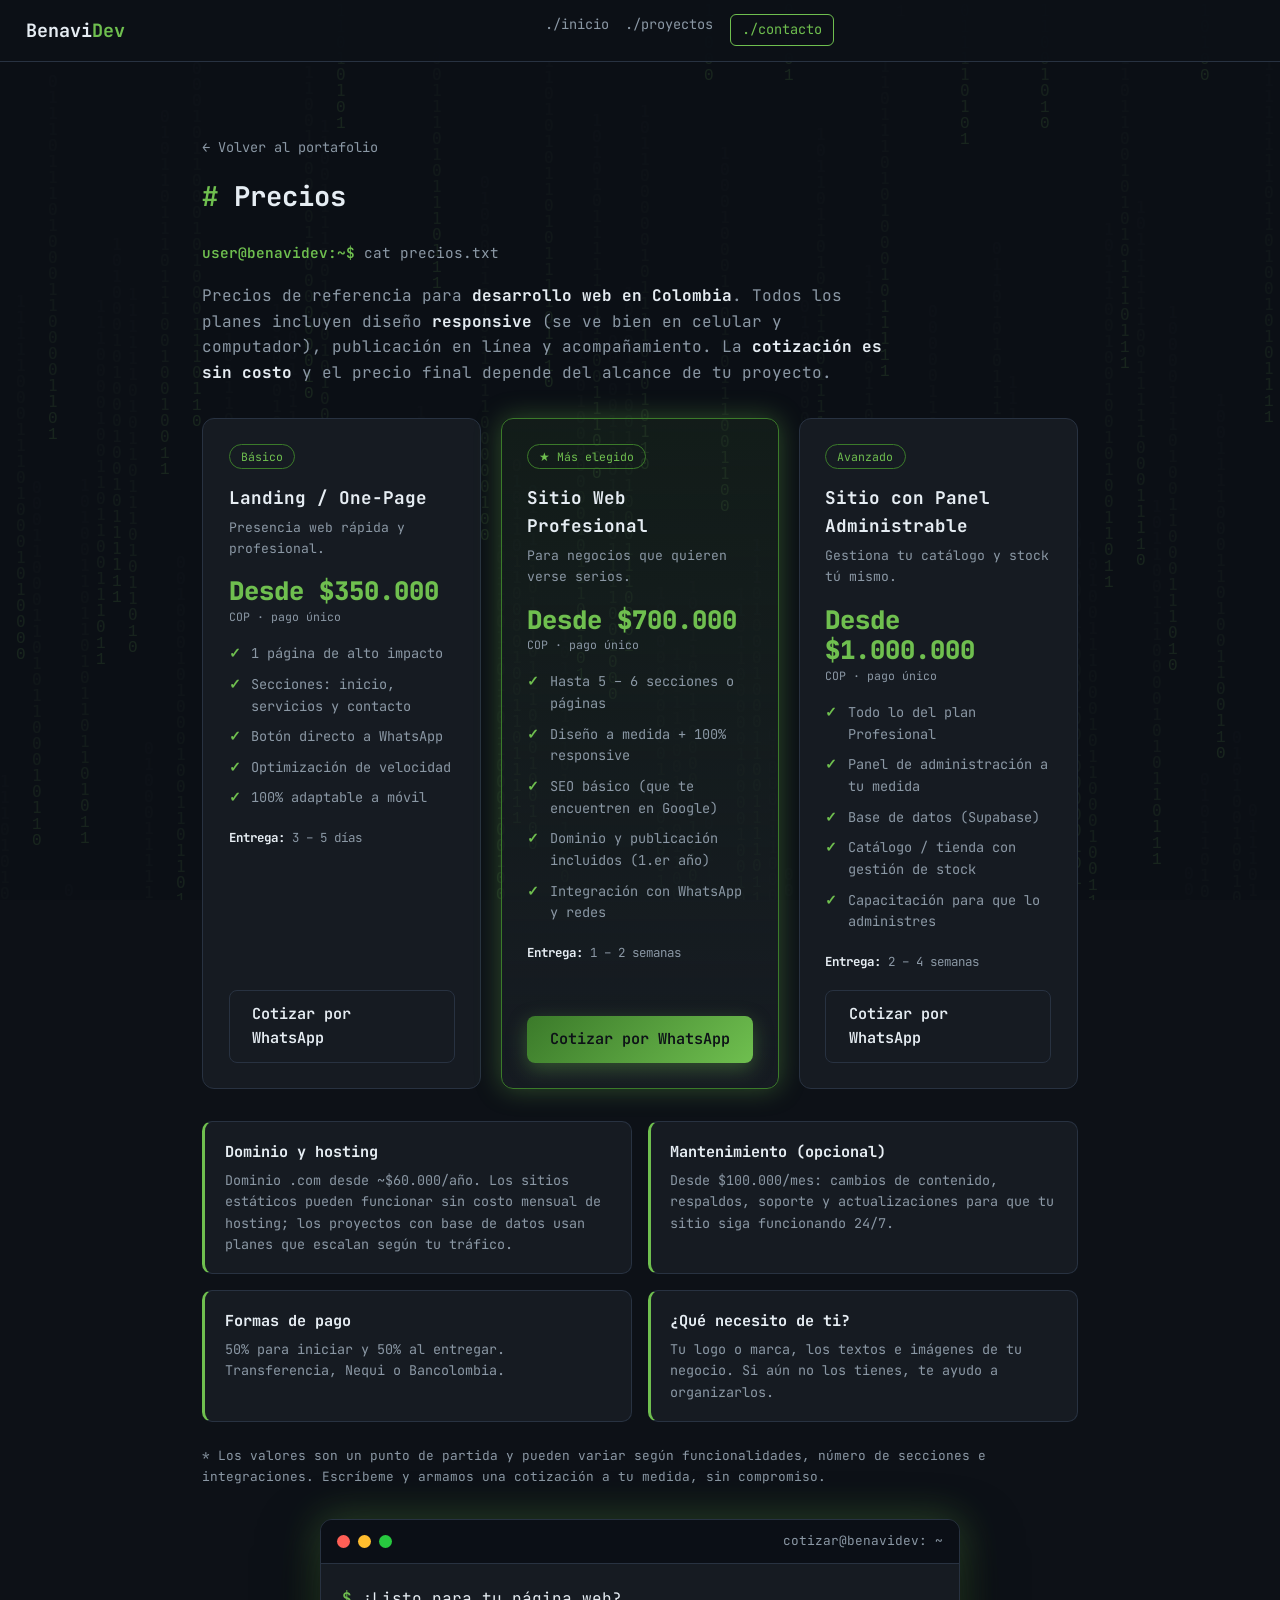
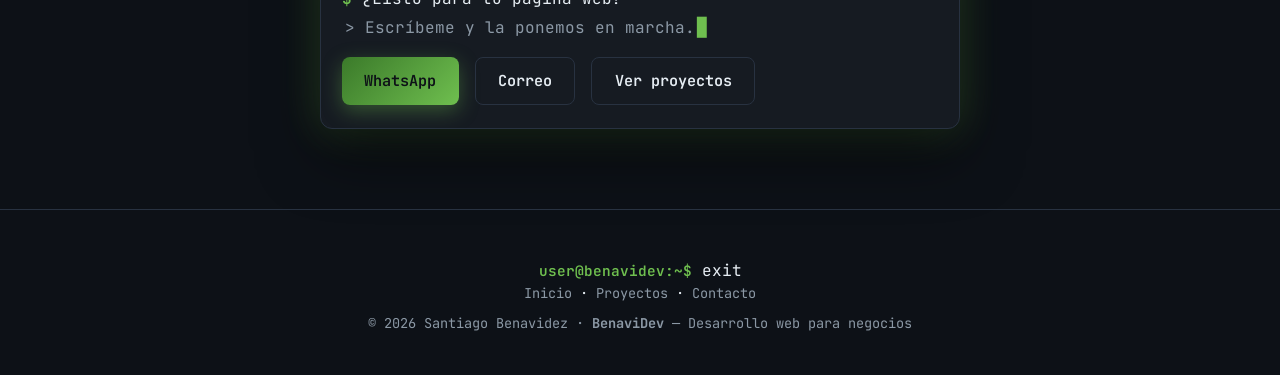
<file: precios.html>
<!DOCTYPE html>
<html lang="es">
<head>
  <meta charset="UTF-8" />
  <meta name="viewport" content="width=device-width, initial-scale=1.0, viewport-fit=cover" />
  <meta name="description" content="Precios de desarrollo de páginas web para negocios en Colombia. Landing, sitios profesionales y tiendas con panel administrable. Cotización sin costo — BenaviDev." />
  <title>Precios | Desarrollo Web para Negocios — BenaviDev</title>
  <link rel="preconnect" href="https://fonts.googleapis.com" />
  <link rel="preconnect" href="https://fonts.gstatic.com" crossorigin />
  <link href="https://fonts.googleapis.com/css2?family=JetBrains+Mono:wght@400;500;700;800&display=swap" rel="stylesheet" />
  <link rel="stylesheet" href="styles.css" />
</head>
<body>
  <!-- Fondo de código binario tenue -->
  <canvas id="matrix" aria-hidden="true"></canvas>

  <!-- ===== NAVBAR ===== -->
  <header class="nav">
    <a href="index.html#hero" class="brand" aria-label="BenaviDev inicio">
      <span class="brand-text">Benavi<strong>Dev</strong></span>
    </a>
    <nav class="nav-links" aria-label="Navegación principal">
      <a href="index.html#hero">./inicio</a>
      <a href="index.html#projects">./proyectos</a>
      <a href="index.html#contact" class="nav-cta">./contacto</a>
    </nav>
    <div class="nav-actions">
      <button id="menuToggle" class="menu-toggle" aria-label="Abrir menú" aria-expanded="false">&gt;_</button>
    </div>
  </header>

  <main>
    <section id="precios" class="section">
      <a href="index.html#hero" class="back-link">&larr; Volver al portafolio</a>
      <h2 class="section-title" style="margin-top:1rem"><span class="hash">#</span> Precios</h2>
      <p class="cmd-hint"><span class="prompt">user@benavidev:~$</span> cat precios.txt</p>

      <p class="pricing-intro">Precios de referencia para <strong>desarrollo web en Colombia</strong>. Todos los planes incluyen diseño <strong>responsive</strong> (se ve bien en celular y computador), publicación en línea y acompañamiento. La <strong>cotización es sin costo</strong> y el precio final depende del alcance de tu proyecto.</p>

      <div class="pricing-grid">
        <!-- Plan 1 -->
        <div class="price-card">
          <span class="price-badge">Básico</span>
          <h3>Landing / One-Page</h3>
          <p class="tagline">Presencia web rápida y profesional.</p>
          <p class="price">Desde $350.000 <small>COP · pago único</small></p>
          <ul class="price-features">
            <li>1 página de alto impacto</li>
            <li>Secciones: inicio, servicios y contacto</li>
            <li>Botón directo a WhatsApp</li>
            <li>Optimización de velocidad</li>
            <li>100% adaptable a móvil</li>
          </ul>
          <p class="price-eta"><strong>Entrega:</strong> 3 – 5 días</p>
          <a class="btn btn-ghost price-cta" href="https://wa.me/573115110556?text=Hola%20Santiago%2C%20quiero%20cotizar%20el%20plan%20Landing%2FOne-Page." target="_blank" rel="noopener">Cotizar por WhatsApp</a>
        </div>

        <!-- Plan 2 (destacado) -->
        <div class="price-card popular">
          <span class="price-badge">★ Más elegido</span>
          <h3>Sitio Web Profesional</h3>
          <p class="tagline">Para negocios que quieren verse serios.</p>
          <p class="price">Desde $700.000 <small>COP · pago único</small></p>
          <ul class="price-features">
            <li>Hasta 5 – 6 secciones o páginas</li>
            <li>Diseño a medida + 100% responsive</li>
            <li>SEO básico (que te encuentren en Google)</li>
            <li>Dominio y publicación incluidos (1.er año)</li>
            <li>Integración con WhatsApp y redes</li>
          </ul>
          <p class="price-eta"><strong>Entrega:</strong> 1 – 2 semanas</p>
          <a class="btn btn-primary price-cta" href="https://wa.me/573115110556?text=Hola%20Santiago%2C%20quiero%20cotizar%20el%20plan%20Sitio%20Web%20Profesional." target="_blank" rel="noopener">Cotizar por WhatsApp</a>
        </div>

        <!-- Plan 3 -->
        <div class="price-card">
          <span class="price-badge">Avanzado</span>
          <h3>Sitio con Panel Administrable</h3>
          <p class="tagline">Gestiona tu catálogo y stock tú mismo.</p>
          <p class="price">Desde $1.000.000 <small>COP · pago único</small></p>
          <ul class="price-features">
            <li>Todo lo del plan Profesional</li>
            <li>Panel de administración a tu medida</li>
            <li>Base de datos (Supabase)</li>
            <li>Catálogo / tienda con gestión de stock</li>
            <li>Capacitación para que lo administres</li>
          </ul>
          <p class="price-eta"><strong>Entrega:</strong> 2 – 4 semanas</p>
          <a class="btn btn-ghost price-cta" href="https://wa.me/573115110556?text=Hola%20Santiago%2C%20quiero%20cotizar%20el%20plan%20Sitio%20con%20Panel%20Administrable." target="_blank" rel="noopener">Cotizar por WhatsApp</a>
        </div>
      </div>

      <div class="pricing-notes">
        <div class="note-card">
          <h4>Dominio y hosting</h4>
          <p>Dominio .com desde ~$60.000/año. Los sitios estáticos pueden funcionar sin costo mensual de hosting; los proyectos con base de datos usan planes que escalan según tu tráfico.</p>
        </div>
        <div class="note-card">
          <h4>Mantenimiento (opcional)</h4>
          <p>Desde $100.000/mes: cambios de contenido, respaldos, soporte y actualizaciones para que tu sitio siga funcionando 24/7.</p>
        </div>
        <div class="note-card">
          <h4>Formas de pago</h4>
          <p>50% para iniciar y 50% al entregar. Transferencia, Nequi o Bancolombia.</p>
        </div>
        <div class="note-card">
          <h4>¿Qué necesito de ti?</h4>
          <p>Tu logo o marca, los textos e imágenes de tu negocio. Si aún no los tienes, te ayudo a organizarlos.</p>
        </div>
      </div>

      <p class="pricing-disclaimer">* Los valores son un punto de partida y pueden variar según funcionalidades, número de secciones e integraciones. Escríbeme y armamos una cotización a tu medida, sin compromiso.</p>
    </section>

    <!-- ===== CTA CONTACTO ===== -->
    <section class="section" style="padding-top:1rem">
      <div class="terminal contact-terminal">
        <div class="terminal-bar">
          <span class="dot red"></span><span class="dot yellow"></span><span class="dot green"></span>
          <span class="terminal-title">cotizar@benavidev: ~</span>
        </div>
        <div class="terminal-body">
          <p class="line"><span class="prompt">$</span> ¿Listo para tu página web?</p>
          <p class="output">&gt; Escríbeme y la ponemos en marcha.<span class="cursor">█</span></p>
          <div class="hero-cta" style="justify-content:flex-start;margin-top:1rem">
            <a class="btn btn-primary" href="https://wa.me/573115110556?text=Hola%20Santiago%2C%20quiero%20cotizar%20una%20p%C3%A1gina%20web." target="_blank" rel="noopener">WhatsApp</a>
            <a class="btn btn-ghost" href="mailto:sbenavidezr29@gmail.com">Correo</a>
            <a class="btn btn-ghost" href="index.html#projects">Ver proyectos</a>
          </div>
        </div>
      </div>
    </section>
  </main>

  <footer class="footer">
    <p><span class="prompt">user@benavidev:~$</span> exit</p>
    <p class="footer-links"><a href="index.html#hero">Inicio</a> · <a href="index.html#projects">Proyectos</a> · <a href="index.html#contact">Contacto</a></p>
    <p class="footer-copy">© <span id="year"></span> Santiago Benavidez · <strong>BenaviDev</strong> — Desarrollo web para negocios</p>
  </footer>

  <script src="script.js"></script>
</body>
</html>
</file>
<file: styles.css>
/* ===== VARIABLES Y RESET ===== */
:root {
  --bg: #0d1117;
  --bg-soft: #111824;
  --panel: #161b22;
  --border: #283241;
  --text: #e6edf3;
  --muted: #8b98a5;
  --green: #6fbf4f;
  --green-dark: #3b7a2a;
  --green-glow: rgba(111, 191, 79, .35);
  --red: #ff5f56;
  --yellow: #ffbd2e;
  --mono: 'JetBrains Mono', ui-monospace, 'Fira Code', Consolas, monospace;
}
* { margin: 0; padding: 0; box-sizing: border-box; }
html {
  scroll-behavior: smooth;
  scroll-padding-top: 72px;
  -webkit-text-size-adjust: 100%;
  text-size-adjust: 100%;
}
body {
  font-family: var(--mono);
  background: var(--bg);
  color: var(--text);
  line-height: 1.6;
  width: 100%;
  overflow-x: hidden;
  position: relative;
  overflow-wrap: break-word;
  -webkit-font-smoothing: antialiased;
  -webkit-tap-highlight-color: transparent;
}
img { max-width: 100%; }
a { color: var(--green); text-decoration: none; transition: color .2s; }
a:hover { color: #9be07a; }

/* Fondo matrix */
#matrix {
  position: fixed; inset: 0; width: 100%; height: 100%;
  z-index: 0; opacity: .12; pointer-events: none;
}

/* ===== NAVBAR ===== */
.nav {
  position: sticky; top: 0; z-index: 50;
  display: flex; align-items: center; justify-content: space-between;
  gap: 1rem;
  padding: .9rem 1.6rem;
  background: rgba(13, 17, 23, .96);
  border-bottom: 1px solid var(--border);
}
.brand { display: flex; align-items: center; gap: .6rem; flex-shrink: 0; }
.brand-text { font-weight: 700; font-size: 1.15rem; color: var(--text); }
.brand-text strong { color: var(--green); }
.nav-links { display: flex; flex-wrap: wrap; justify-content: flex-end; gap: 1.05rem; font-size: .85rem; }
.nav-links a { color: var(--muted); white-space: nowrap; }
.nav-links a:hover { color: var(--green); }
.nav-cta {
  border: 1px solid var(--green); border-radius: 6px;
  padding: .25rem .7rem; color: var(--green) !important;
}
.nav-cta:hover { background: var(--green); color: #0d1117 !important; }
.nav-actions { display: flex; align-items: center; gap: .7rem; }
.menu-toggle {
  display: none; background: none; border: 1px solid var(--border);
  color: var(--green); font-family: var(--mono); font-size: 1.1rem;
  padding: .2rem .55rem; border-radius: 6px; cursor: pointer;
}

/* ===== LAYOUT GENERAL ===== */
main { position: relative; z-index: 1; }
.section {
  max-width: 920px; margin: 0 auto; padding: 4.5rem 1.4rem 1rem;
  scroll-margin-top: 72px;
}
.section-title {
  font-size: 1.7rem; margin-bottom: 1.4rem; color: var(--text);
}
.section-title .hash { color: var(--green); }
.cmd-hint { color: var(--muted); margin-bottom: 1.2rem; font-size: .9rem; overflow-wrap: anywhere; }
.prompt { color: var(--green); font-weight: 600; }
.hl { color: var(--green); font-weight: 600; }

/* ===== HERO ===== */
.hero {
  min-height: 88vh;
  min-height: 88svh;
  display: flex; flex-direction: column;
  align-items: center; justify-content: center; gap: 2rem;
  max-width: 820px; margin: 0 auto; padding: 2rem 1.4rem;
}
.terminal {
  width: 100%; background: var(--panel);
  border: 1px solid var(--border); border-radius: 12px;
  box-shadow: 0 24px 60px rgba(0,0,0,.55), 0 0 40px var(--green-glow);
  overflow: hidden;
}
.terminal-bar {
  display: flex; align-items: center; gap: .5rem;
  padding: .7rem 1rem; background: #0b0f16;
  border-bottom: 1px solid var(--border);
}
.dot { width: 13px; height: 13px; border-radius: 50%; flex-shrink: 0; }
.dot.red { background: var(--red); }
.dot.yellow { background: var(--yellow); }
.dot.green { background: #27c93f; }
.terminal-title {
  margin-left: auto; color: var(--muted); font-size: .8rem;
  overflow: hidden; text-overflow: ellipsis; white-space: nowrap;
}
.terminal-body { padding: 1.4rem 1.3rem; font-size: 1rem; }
.terminal-body .line { white-space: nowrap; }
.terminal-body .output { color: var(--muted); margin: .2rem 0 1rem; padding-left: .2rem; overflow-wrap: anywhere; }
.terminal-body .output strong { color: var(--green); font-size: 1.25rem; }
.out-1, .out-2 { opacity: 0; transition: opacity .4s; }
.sep { color: var(--green-dark); }

/* Cursor parpadeante */
.cursor {
  display: inline-block; color: var(--green);
  animation: blink 1s steps(1) infinite; margin-left: 2px;
}
@keyframes blink { 50% { opacity: 0; } }

/* ===== BOTONES ===== */
.hero-cta { display: flex; gap: 1rem; flex-wrap: wrap; justify-content: center; }
.btn {
  display: inline-flex; align-items: center; justify-content: center;
  font-family: var(--mono); font-weight: 600; font-size: .95rem;
  padding: .7rem 1.4rem; border-radius: 8px; cursor: pointer;
  transition: transform .15s, box-shadow .2s, background .2s, color .2s, border-color .2s;
}
.btn:hover { transform: translateY(-2px); }
.btn-primary {
  background: linear-gradient(135deg, var(--green-dark), var(--green));
  color: #0d1117; box-shadow: 0 6px 20px var(--green-glow);
}
.btn-ghost { border: 1px solid var(--border); color: var(--text); }
.btn-ghost:hover { border-color: var(--green); color: var(--green); }
.btn-github { gap: .55rem; }
.btn-github svg { width: 18px; height: 18px; flex-shrink: 0; }

/* Indicador de disponibilidad */
.status-pill {
  display: inline-flex; align-items: center; gap: .55rem;
  font-size: .85rem; color: var(--text); text-align: center;
  background: rgba(111,191,79,.08);
  border: 1px solid var(--green-dark); border-radius: 999px;
  padding: .4rem 1rem;
}
.status-dot {
  width: 9px; height: 9px; border-radius: 50%; flex-shrink: 0;
  background: #27c93f; box-shadow: 0 0 0 0 rgba(39,201,63,.55);
  animation: pulse 2s infinite;
}
@keyframes pulse {
  0% { box-shadow: 0 0 0 0 rgba(39,201,63,.5); }
  70% { box-shadow: 0 0 0 8px rgba(39,201,63,0); }
  100% { box-shadow: 0 0 0 0 rgba(39,201,63,0); }
}

/* ===== SOBRE MÍ ===== */
.about-card {
  background: var(--panel); border: 1px solid var(--border);
  border-left: 3px solid var(--green); border-radius: 10px;
  padding: 1.6rem; font-size: 1.05rem; color: var(--muted);
}
.about-card strong { color: var(--text); }
.about-card p + p { margin-top: 1rem; }

/* Cualidades (chips sutiles) */
.qualities {
  list-style: none; display: flex; flex-wrap: wrap; gap: .55rem;
  margin-top: 1.1rem;
}
.qualities li {
  font-size: .82rem; color: var(--muted);
  background: rgba(111,191,79,.05);
  border: 1px solid var(--border); border-radius: 999px;
  padding: .35rem .85rem; transition: color .2s, border-color .2s;
}
.qualities li::before {
  content: ''; display: inline-block;
  width: 6px; height: 6px; border-radius: 50%;
  background: var(--green); margin-right: .5rem; vertical-align: middle;
}
.qualities li:hover { color: var(--text); border-color: var(--green); }

/* ===== HABILIDADES ===== */
.skills-grid { display: grid; grid-template-columns: 1fr 1fr; gap: 1.1rem; }
.skill {
  background: var(--panel); border: 1px solid var(--border);
  border-radius: 10px; padding: 1rem 1.1rem;
  transition: transform .2s, border-color .2s;
}
.skill:hover { transform: translateY(-3px); border-color: var(--green); }
.skill-head { display: flex; justify-content: space-between; gap: .5rem; font-size: .9rem; margin-bottom: .5rem; }
.pct { color: var(--green); }
.bar { height: 8px; background: #0b0f16; border-radius: 6px; overflow: hidden; }
.bar i {
  display: block; height: 100%; width: 0;
  background: linear-gradient(90deg, var(--green-dark), var(--green));
  border-radius: 6px; transition: width 1.2s ease;
}
.bar.animate i { width: var(--w); }

/* ===== EXPERIENCIA (timeline) ===== */
.timeline { list-style: none; border-left: 2px solid var(--border); margin-left: .5rem; }
.commit { position: relative; padding: 0 0 2rem 1.8rem; }
.commit::before {
  content: ''; position: absolute; left: -8px; top: 4px;
  width: 14px; height: 14px; border-radius: 50%;
  background: var(--green); box-shadow: 0 0 10px var(--green-glow);
}
.commit-meta { display: flex; gap: 1rem; align-items: center; flex-wrap: wrap; margin-bottom: .3rem; }
.hash-id { color: var(--green); font-size: .8rem; }
.date { color: var(--muted); font-size: .8rem; }
.commit h3 { color: var(--text); font-size: 1.15rem; }
.company { color: var(--green); font-size: .9rem; }
.commit p { color: var(--muted); margin-top: .4rem; font-size: .95rem; }

/* ===== EDUCACIÓN ===== */
.edu-grid { display: grid; grid-template-columns: 1fr 1fr; gap: 1.1rem; }
.edu-card {
  background: var(--panel); border: 1px solid var(--border);
  border-radius: 10px; padding: 1.3rem;
}
.edu-date { color: var(--green); font-size: .8rem; }
.edu-card h3 { color: var(--text); margin: .4rem 0 .2rem; font-size: 1.1rem; }
.edu-card p { color: var(--muted); font-size: .9rem; }

/* ===== PROYECTOS ===== */
.projects-row {
  display: grid;
  grid-template-columns: repeat(2, 1fr);
  gap: 1.1rem;
  align-items: stretch;
}
.repo {
  background: var(--panel); border: 1px solid var(--border);
  border-radius: 10px; padding: 1.2rem; transition: transform .2s, border-color .2s;
}
.repo:hover { transform: translateY(-4px); border-color: var(--green); }
.repo-top { display: flex; align-items: center; gap: .5rem; margin-bottom: .6rem; }
.repo-top h3 { color: var(--green); font-size: 1rem; }
.repo p { color: var(--muted); font-size: .88rem; min-height: 60px; }
.repo-foot { display: flex; flex-wrap: wrap; gap: .4rem 1rem; justify-content: space-between; margin-top: .8rem; font-size: .82rem; color: var(--muted); }
.lang-dot { display: inline-block; width: 10px; height: 10px; border-radius: 50%; margin-right: 4px; }
.lang-dot.bash { background: #89e051; }
.repo-ico { color: var(--green); display: inline-flex; align-items: center; flex-shrink: 0; }
.repo-ico svg { width: 24px; height: 24px; }
.visit { color: var(--green); font-weight: 600; white-space: nowrap; }

/* Proyecto destacado (ocupa toda la fila) */
.repo.featured {
  grid-column: 1 / -1;
  display: block; margin-bottom: 0;
  border: 1px solid var(--green-dark);
  background: linear-gradient(180deg, rgba(111,191,79,.08), var(--panel));
}
.repo.featured:hover { border-color: var(--green); }
.repo.featured p { min-height: auto; }
.featured-tag {
  display: inline-block; font-size: .78rem; color: var(--green);
  border: 1px solid var(--green-dark); border-radius: 20px;
  padding: .15rem .7rem; margin-bottom: .7rem;
}

/* Etiqueta de estado (entregado / activo) */
.status-tag {
  display: inline-flex; align-items: center; gap: .45rem;
  font-size: .74rem; color: var(--green);
  background: rgba(111,191,79,.08);
  border: 1px solid var(--green-dark); border-radius: 999px;
  padding: .2rem .7rem; margin-bottom: .7rem;
}
.status-tag-dot {
  width: 8px; height: 8px; border-radius: 50%; flex-shrink: 0;
  background: #27c93f; box-shadow: 0 0 0 0 rgba(39,201,63,.55);
  animation: pulse 2s infinite;
}
/* Variante "en construcción" (amarillo, sin pulso) */
.status-tag.building { color: var(--yellow); border-color: #7a5a12; }
.status-tag.building .status-tag-dot { background: var(--yellow); box-shadow: none; animation: none; }

/* ===== VIDEOS DE YOUTUBE ===== */
.videos-grid {
  display: grid;
  grid-template-columns: 1fr 1fr;
  gap: 1.1rem;
}
.video-card {
  display: block;
  background: var(--panel); border: 1px solid var(--border);
  border-radius: 10px; overflow: hidden;
  transition: transform .2s, border-color .2s;
}
.video-card:hover { transform: translateY(-4px); border-color: var(--green); }
.video-thumb {
  position: relative; aspect-ratio: 16 / 9; overflow: hidden;
  background: #0b0f16;
}
.video-thumb img { width: 100%; height: 100%; object-fit: cover; display: block; }
.play-ico {
  position: absolute; inset: 0; display: flex;
  align-items: center; justify-content: center;
  background: rgba(13,17,23,.25);
}
.play-ico svg {
  width: 52px; height: 52px; color: #fff;
  filter: drop-shadow(0 2px 8px rgba(0,0,0,.6));
}
.video-info { padding: 1rem 1.1rem; }
.video-info h3 { color: var(--text); font-size: .95rem; margin-bottom: .5rem; line-height: 1.4; }

/* ===== CERTIFICACIONES ===== */
.cert-grid { display: grid; grid-template-columns: repeat(3, 1fr); gap: 1.1rem; }
.cert {
  display: flex; align-items: center; gap: .9rem;
  background: var(--panel); border: 1px solid var(--border);
  border-radius: 10px; padding: 1.1rem; transition: transform .2s, border-color .2s;
}
.cert:hover { border-color: var(--green); transform: translateY(-3px); }
.cert-ico { font-size: 1.6rem; color: var(--green); display: inline-flex; flex-shrink: 0; }
.cert-ico svg { width: 30px; height: 30px; }
.cert h3 { color: var(--text); font-size: .98rem; }
.cert p { color: var(--muted); font-size: .82rem; }

/* ===== CONTACTO ===== */
.contact-terminal { max-width: 640px; margin: 0 auto; }
.contact-terminal .output { margin-bottom: .6rem; }

/* ===== FOOTER ===== */
.footer {
  text-align: center; padding: 3rem 1.4rem 2.5rem;
  border-top: 1px solid var(--border); margin-top: 4rem;
  position: relative; z-index: 1;
}
.footer .prompt { font-size: .9rem; }
.footer-copy { color: var(--muted); font-size: .85rem; margin-top: .5rem; }
.footer-ico { color: var(--green); display: inline-flex; vertical-align: middle; }
.footer-ico svg { width: 16px; height: 16px; }

/* ===== AVATAR / FOTO ===== */
.avatar {
  width: clamp(200px, 32vw, 340px);
  aspect-ratio: 1 / 1;
  height: auto;
  border-radius: 50%;
  padding: 5px;
  background: linear-gradient(135deg, var(--green-dark), var(--green));
  box-shadow: 0 0 28px var(--green-glow);
  flex-shrink: 0;
}
.avatar img {
  width: 100%; height: 100%;
  border-radius: 50%;
  object-fit: cover; display: block;
  background: var(--panel);
}
/* Si no hay foto cargada, muestra un marcador */
.avatar img.no-img {
  display: flex; object-fit: contain; padding: 18%;
  content: url("data:image/svg+xml,%3Csvg xmlns='http://www.w3.org/2000/svg' viewBox='0 0 24 24' fill='%236fbf4f'%3E%3Cpath d='M12 12a5 5 0 1 0-5-5 5 5 0 0 0 5 5Zm0 2c-4 0-8 2-8 6v2h16v-2c0-4-4-6-8-6Z'/%3E%3C/svg%3E");
}

/* ===== ANIMACIÓN SCROLL REVEAL ===== */
.reveal { opacity: 0; transform: translateY(24px); transition: opacity .6s, transform .6s; }
.reveal.visible { opacity: 1; transform: translateY(0); }

/* ===== ACCESIBILIDAD: foco visible por teclado ===== */
a:focus-visible, .btn:focus-visible, .menu-toggle:focus-visible {
  outline: 2px solid var(--green); outline-offset: 3px; border-radius: 4px;
}

/* ============================================================
   RESPONSIVE (de mayor a menor ancho)
   ============================================================ */

/* Tablets y laptops estrechas: menú hamburguesa */
@media (max-width: 1000px) {
  .nav-links {
    display: none;
    flex-direction: column; flex-wrap: nowrap; justify-content: flex-start; gap: .8rem;
    position: absolute; top: 100%; right: 0; left: 0;
    background: var(--bg-soft); padding: 1rem 1.6rem;
    border-bottom: 1px solid var(--border);
    max-height: calc(100vh - 60px); overflow-y: auto;
  }
  .nav-links.open { display: flex; }
  .nav-links a { white-space: normal; }
  .menu-toggle { display: block; }
}

/* Tablets / móviles grandes: una columna en las grillas */
@media (max-width: 760px) {
  .skills-grid,
  .edu-grid,
  .projects-row,
  .videos-grid,
  .cert-grid { grid-template-columns: 1fr; }
  .terminal-body { font-size: .82rem; }
  .terminal-body .line { white-space: normal; }
  .section-title { font-size: 1.4rem; }
  .section { padding: 3.5rem 1.2rem 1rem; }
  .hero { min-height: auto; padding: 3rem 1.2rem; }
  .repo p { min-height: auto; }
  .avatar { width: clamp(180px, 55vw, 260px); }
}

/* Móviles */
@media (max-width: 480px) {
  .nav { padding: .8rem 1rem; }
  .section { padding: 3rem 1rem 1rem; }
  .about-card { padding: 1.2rem; font-size: 1rem; }
  .status-pill { font-size: .78rem; }
  .hero-cta { width: 100%; }
  .btn { padding: .65rem 1.1rem; font-size: .9rem; flex: 1 1 auto; }
}

/* Móviles pequeños */
@media (max-width: 360px) {
  .brand-text { font-size: 1rem; }
  .terminal-body { font-size: .76rem; }
  .btn { width: 100%; flex: 1 1 100%; }
}

/* Respeta la preferencia de menos movimiento */
@media (prefers-reduced-motion: reduce) {
  * { animation: none !important; transition: none !important; }
  html { scroll-behavior: auto; }
}

/* ============================================================
   PÁGINA DE PRECIOS
   ============================================================ */
.footer-links { font-size: .85rem; margin-bottom: .5rem; }
.footer-links a { color: var(--muted); }
.footer-links a:hover { color: var(--green); }

.back-link { display: inline-flex; align-items: center; gap: .4rem; font-size: .85rem; color: var(--muted); }
.back-link:hover { color: var(--green); }

.pricing-intro { color: var(--muted); max-width: 700px; margin-bottom: 2rem; }
.pricing-intro strong { color: var(--text); }

.pricing-grid {
  display: grid;
  grid-template-columns: repeat(3, 1fr);
  gap: 1.2rem;
  align-items: stretch;
}
.price-card {
  display: flex; flex-direction: column;
  background: var(--panel); border: 1px solid var(--border);
  border-radius: 12px; padding: 1.6rem;
  transition: transform .2s, border-color .2s, box-shadow .2s;
}
.price-card:hover { transform: translateY(-4px); border-color: var(--green); }
.price-card.popular {
  border-color: var(--green-dark);
  background: linear-gradient(180deg, rgba(111,191,79,.08), var(--panel));
  box-shadow: 0 0 26px var(--green-glow);
}
.price-badge {
  align-self: flex-start; font-size: .72rem; color: var(--green);
  border: 1px solid var(--green-dark); border-radius: 999px;
  padding: .15rem .7rem; margin-bottom: .9rem;
}
.price-card h3 { color: var(--text); font-size: 1.1rem; margin-bottom: .3rem; }
.price-card .tagline { color: var(--muted); font-size: .82rem; margin-bottom: 1.1rem; }
.price { color: var(--green); font-size: 1.6rem; font-weight: 800; line-height: 1.2; }
.price small { display: block; color: var(--muted); font-size: .72rem; font-weight: 400; margin-top: .2rem; }
.price-features { list-style: none; margin: 1.2rem 0; display: flex; flex-direction: column; gap: .55rem; }
.price-features li { color: var(--muted); font-size: .85rem; padding-left: 1.4rem; position: relative; }
.price-features li::before { content: '\2713'; position: absolute; left: 0; top: 0; color: var(--green); font-weight: 700; }
.price-eta { color: var(--muted); font-size: .78rem; margin-bottom: 1.1rem; }
.price-eta strong { color: var(--text); }
.price-cta { margin-top: auto; width: 100%; }

.pricing-notes { margin-top: 2rem; display: grid; grid-template-columns: repeat(2, 1fr); gap: 1rem; }
.note-card {
  background: var(--panel); border: 1px solid var(--border);
  border-left: 3px solid var(--green); border-radius: 10px;
  padding: 1.1rem 1.2rem;
}
.note-card h4 { color: var(--text); font-size: .95rem; margin-bottom: .35rem; }
.note-card p { color: var(--muted); font-size: .84rem; }

.pricing-disclaimer { color: var(--muted); font-size: .8rem; margin-top: 1.5rem; }

@media (max-width: 900px) {
  .pricing-grid { grid-template-columns: 1fr; max-width: 460px; margin: 0 auto; }
}
@media (max-width: 620px) {
  .pricing-notes { grid-template-columns: 1fr; }
}
</file>
